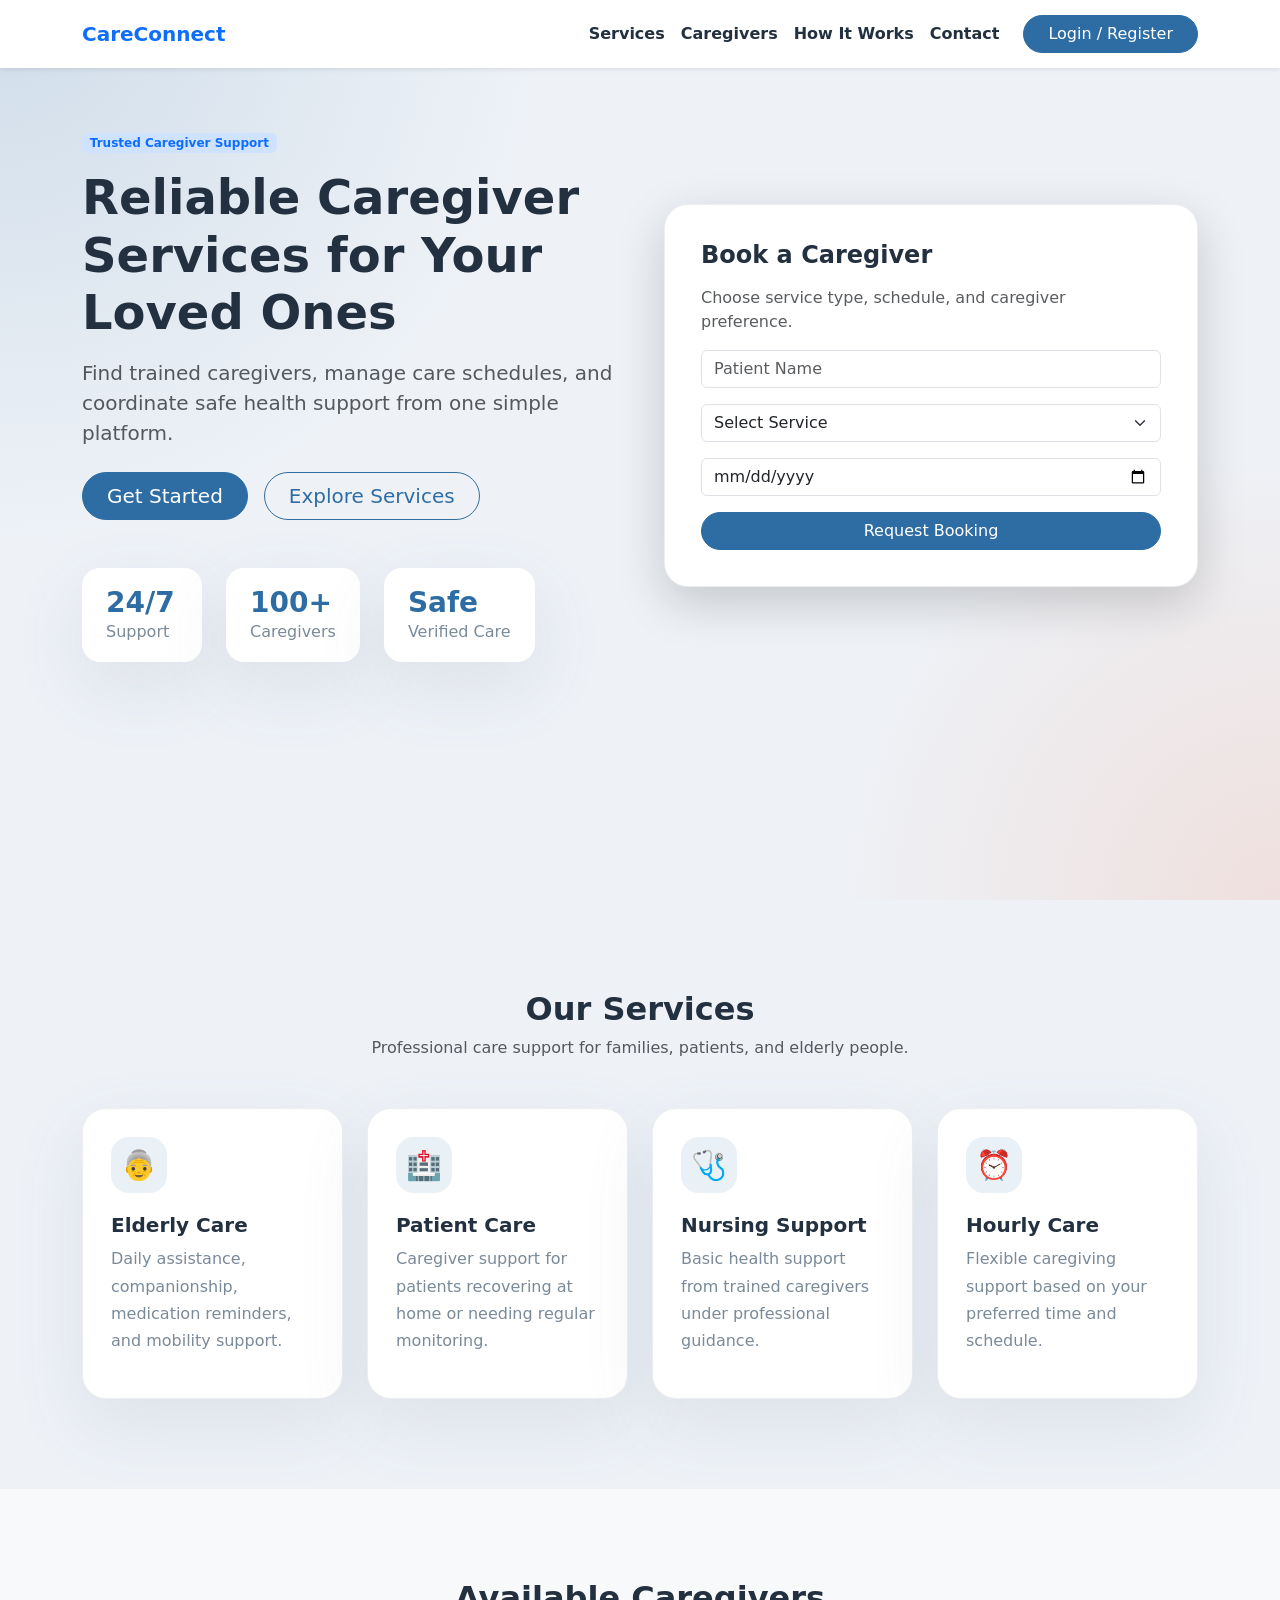
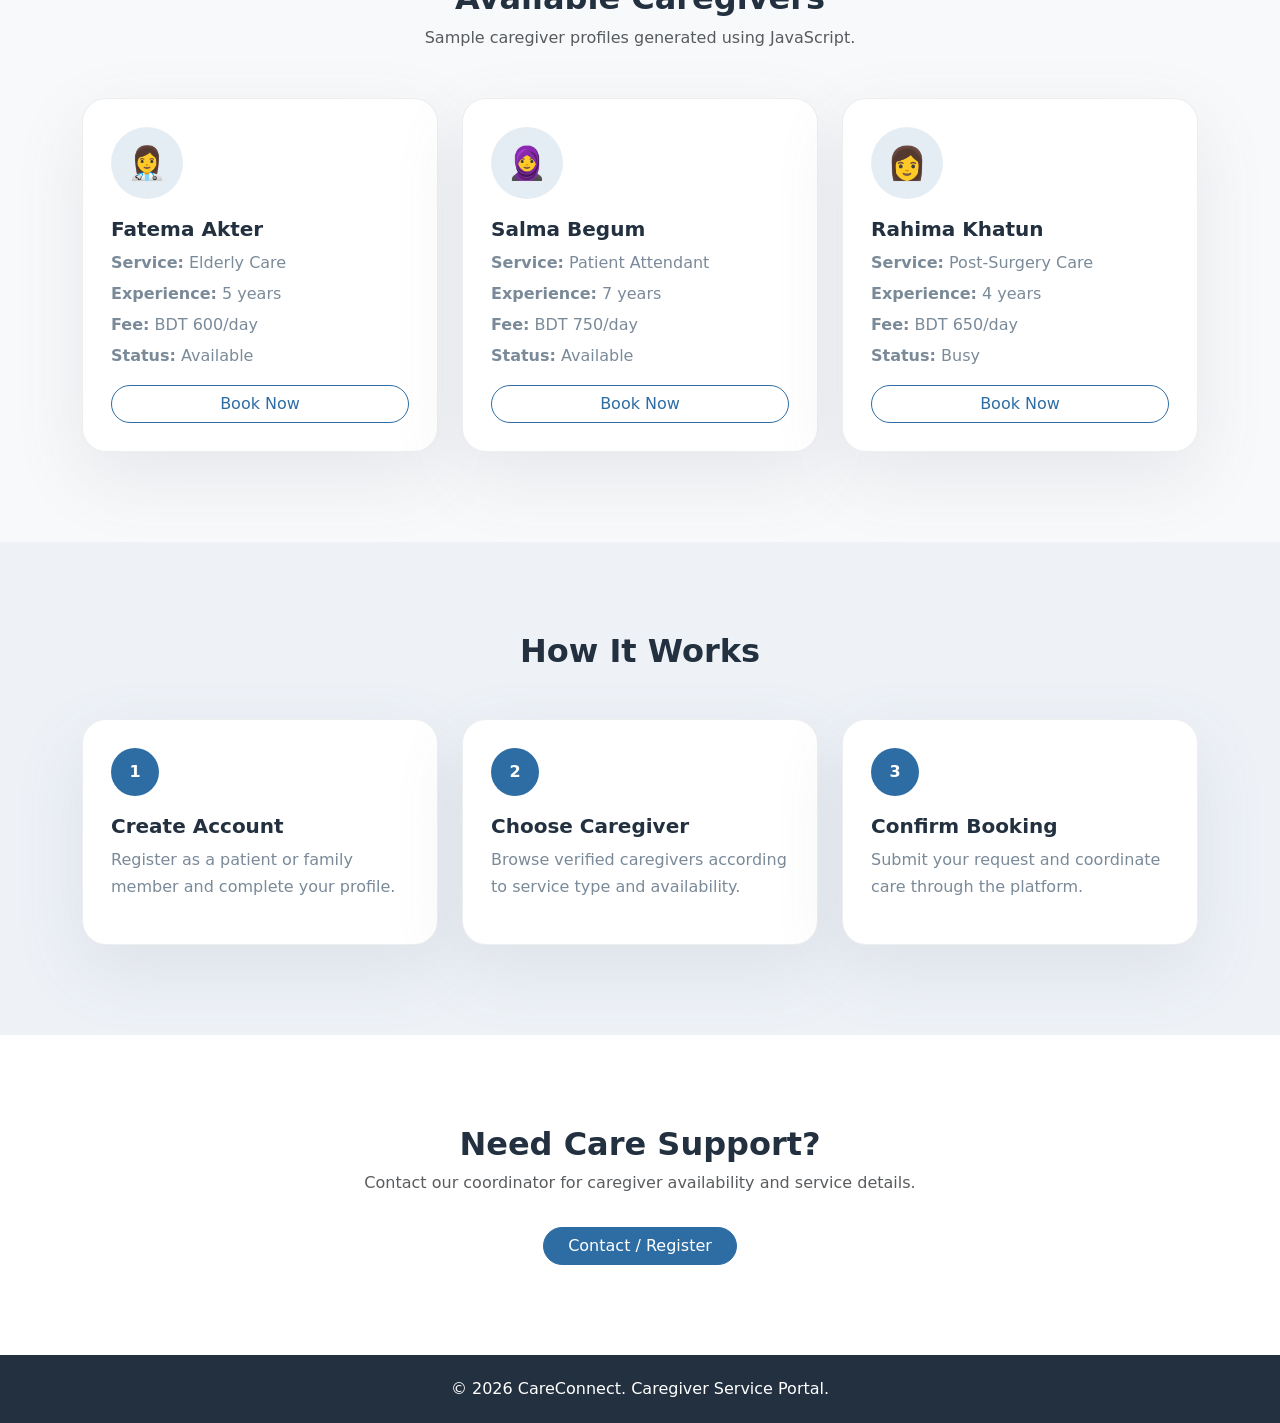
<file: index.html>
<!DOCTYPE html>
<html lang="en">
<head>
  <meta charset="UTF-8" />
  <meta name="viewport" content="width=device-width, initial-scale=1.0" />
  <title>CareConnect | Caregiver Service Portal</title>

  <link href="https://cdn.jsdelivr.net/npm/bootstrap@5.3.3/dist/css/bootstrap.min.css" rel="stylesheet">
  <link rel="stylesheet" href="style.css" />
</head>

<body>

  <nav class="navbar navbar-expand-lg bg-white shadow-sm fixed-top">
    <div class="container">
      <a class="navbar-brand fw-bold text-primary" href="#">CareConnect</a>

      <button class="navbar-toggler" type="button" data-bs-toggle="collapse" data-bs-target="#mainNavbar">
        <span class="navbar-toggler-icon"></span>
      </button>

      <div class="collapse navbar-collapse" id="mainNavbar">
        <ul class="navbar-nav ms-auto mb-2 mb-lg-0 align-items-lg-center">
          <li class="nav-item"><a class="nav-link" href="#services">Services</a></li>
          <li class="nav-item"><a class="nav-link" href="#caregivers">Caregivers</a></li>
          <li class="nav-item"><a class="nav-link" href="#how">How It Works</a></li>
          <li class="nav-item"><a class="nav-link" href="#contact">Contact</a></li>
          <li class="nav-item ms-lg-3">
            <a class="btn btn-primary rounded-pill px-4" href="login.html">Login / Register</a>
          </li>
        </ul>
      </div>
    </div>
  </nav>

  <header class="hero-section">
    <div class="container">
      <div class="row align-items-center g-5">
        <div class="col-lg-6">
          <span class="badge bg-primary-subtle text-primary mb-3">Trusted Caregiver Support</span>
          <h1 class="display-5 fw-bold">
            Reliable Caregiver Services for Your Loved Ones
          </h1>
          <p class="lead text-muted mt-3">
            Find trained caregivers, manage care schedules, and coordinate safe health support from one simple platform.
          </p>

          <div class="d-flex flex-wrap gap-3 mt-4">
            <a href="login.html" class="btn btn-primary btn-lg rounded-pill px-4">Get Started</a>
            <a href="#services" class="btn btn-outline-primary btn-lg rounded-pill px-4">Explore Services</a>
          </div>

          <div class="hero-stats mt-5">
            <div>
              <h3>24/7</h3>
              <p>Support</p>
            </div>
            <div>
              <h3>100+</h3>
              <p>Caregivers</p>
            </div>
            <div>
              <h3>Safe</h3>
              <p>Verified Care</p>
            </div>
          </div>
        </div>

        <div class="col-lg-6">
          <div class="hero-card shadow-lg">
            <h4 class="fw-bold mb-3">Book a Caregiver</h4>
            <p class="text-muted">Choose service type, schedule, and caregiver preference.</p>

            <form id="quickBookingForm">
              <input type="text" class="form-control mb-3" placeholder="Patient Name" required>
              <select class="form-select mb-3" required>
                <option value="">Select Service</option>
                <option>Elderly Care</option>
                <option>Post-Surgery Care</option>
                <option>Patient Attendant</option>
                <option>Home Nursing Support</option>
              </select>
              <input type="date" class="form-control mb-3" required>
              <button class="btn btn-primary w-100 rounded-pill" type="submit">Request Booking</button>
            </form>
          </div>
        </div>
      </div>
    </div>
  </header>

  <section id="services" class="section-padding">
    <div class="container">
      <div class="text-center mb-5">
        <h2 class="fw-bold">Our Services</h2>
        <p class="text-muted">Professional care support for families, patients, and elderly people.</p>
      </div>

      <div class="row g-4">
        <div class="col-md-6 col-lg-3">
          <div class="service-card">
            <div class="icon-box">👵</div>
            <h5>Elderly Care</h5>
            <p>Daily assistance, companionship, medication reminders, and mobility support.</p>
          </div>
        </div>

        <div class="col-md-6 col-lg-3">
          <div class="service-card">
            <div class="icon-box">🏥</div>
            <h5>Patient Care</h5>
            <p>Caregiver support for patients recovering at home or needing regular monitoring.</p>
          </div>
        </div>

        <div class="col-md-6 col-lg-3">
          <div class="service-card">
            <div class="icon-box">🩺</div>
            <h5>Nursing Support</h5>
            <p>Basic health support from trained caregivers under professional guidance.</p>
          </div>
        </div>

        <div class="col-md-6 col-lg-3">
          <div class="service-card">
            <div class="icon-box">⏰</div>
            <h5>Hourly Care</h5>
            <p>Flexible caregiving support based on your preferred time and schedule.</p>
          </div>
        </div>
      </div>
    </div>
  </section>

  <section id="caregivers" class="section-padding bg-light">
    <div class="container">
      <div class="text-center mb-5">
        <h2 class="fw-bold">Available Caregivers</h2>
        <p class="text-muted">Sample caregiver profiles generated using JavaScript.</p>
      </div>

      <div class="row g-4" id="caregiverList"></div>
    </div>
  </section>

  <section id="how" class="section-padding">
    <div class="container">
      <div class="text-center mb-5">
        <h2 class="fw-bold">How It Works</h2>
      </div>

      <div class="row g-4">
        <div class="col-md-4">
          <div class="step-card">
            <span>1</span>
            <h5>Create Account</h5>
            <p>Register as a patient or family member and complete your profile.</p>
          </div>
        </div>

        <div class="col-md-4">
          <div class="step-card">
            <span>2</span>
            <h5>Choose Caregiver</h5>
            <p>Browse verified caregivers according to service type and availability.</p>
          </div>
        </div>

        <div class="col-md-4">
          <div class="step-card">
            <span>3</span>
            <h5>Confirm Booking</h5>
            <p>Submit your request and coordinate care through the platform.</p>
          </div>
        </div>
      </div>
    </div>
  </section>

  <section id="contact" class="section-padding contact-section">
    <div class="container text-center">
      <h2 class="fw-bold">Need Care Support?</h2>
      <p class="text-muted">Contact our coordinator for caregiver availability and service details.</p>
      <a href="login.html" class="btn btn-primary rounded-pill px-4 mt-3">Contact / Register</a>
    </div>
  </section>

  <footer class="footer">
    <p>© 2026 CareConnect. Caregiver Service Portal.</p>
  </footer>

  <script src="https://cdn.jsdelivr.net/npm/bootstrap@5.3.3/dist/js/bootstrap.bundle.min.js"></script>
  <script src="script.js"></script>
</body>
</html>
</file>
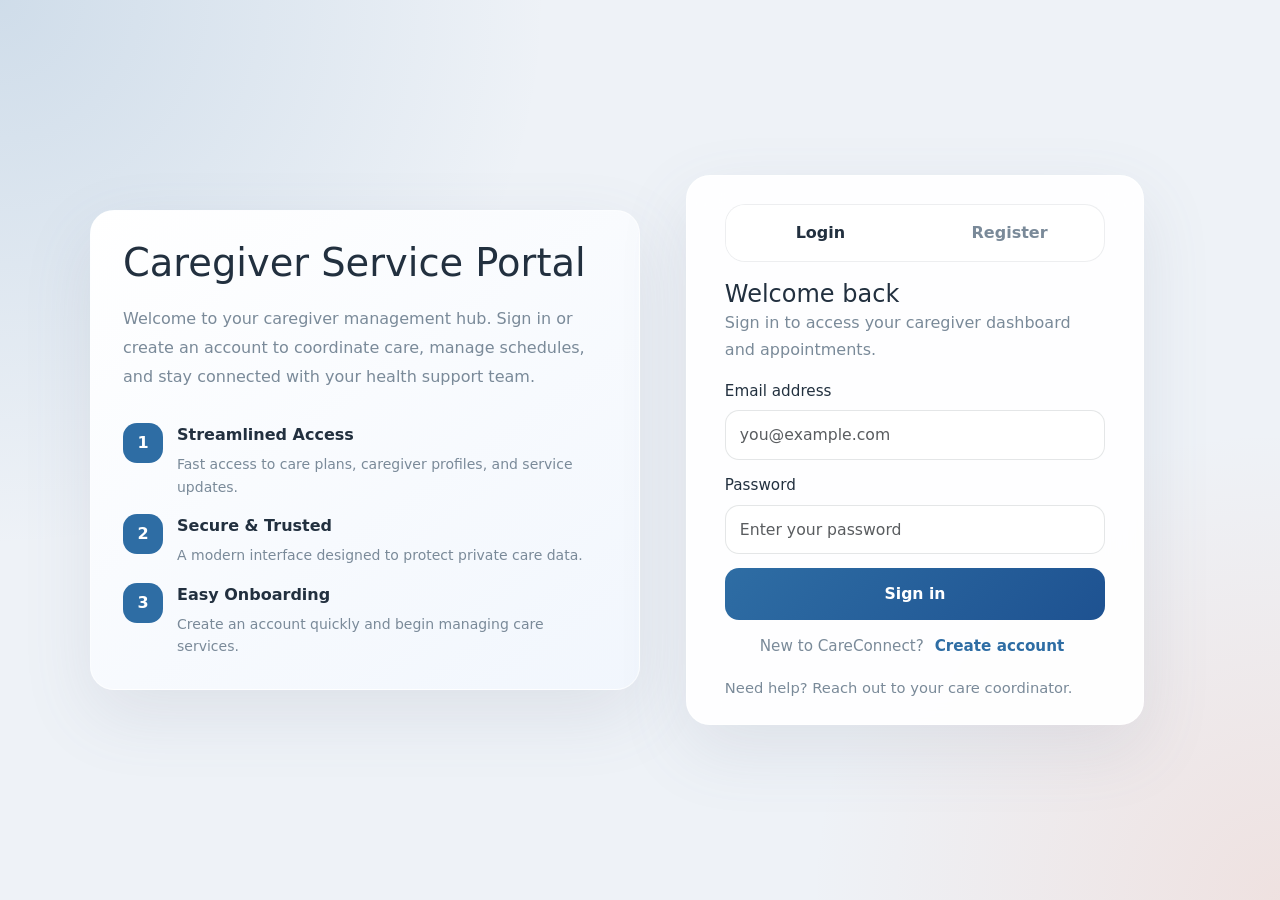
<file: login.html>
<!DOCTYPE html>
<html lang="en">
<head>
  <meta charset="UTF-8" />
  <meta name="viewport" content="width=device-width, initial-scale=1.0" />

  <title>CareConnect | Login & Register</title>

  <link href="https://cdn.jsdelivr.net/npm/bootstrap@5.3.3/dist/css/bootstrap.min.css" rel="stylesheet">
  <link rel="stylesheet" href="auth.css" />
</head>

<body>
  <div class="container py-5">
    <div class="row gx-4 gy-4 align-items-center justify-content-center">

      <section class="hero col-12 col-lg-6">
        <h1>Caregiver Service Portal</h1>
        <p>
          Welcome to your caregiver management hub. Sign in or create an account
          to coordinate care, manage schedules, and stay connected with your health support team.
        </p>

        <div class="features">
          <div class="feature-item">
            <span>1</span>
            <div>
              <strong>Streamlined Access</strong>
              <small>Fast access to care plans, caregiver profiles, and service updates.</small>
            </div>
          </div>

          <div class="feature-item">
            <span>2</span>
            <div>
              <strong>Secure & Trusted</strong>
              <small>A modern interface designed to protect private care data.</small>
            </div>
          </div>

          <div class="feature-item">
            <span>3</span>
            <div>
              <strong>Easy Onboarding</strong>
              <small>Create an account quickly and begin managing care services.</small>
            </div>
          </div>
        </div>
      </section>

      <article class="form-card col-12 col-md-10 col-lg-5 mx-auto">
        <div class="form-pane">

          <div class="tab-header">
            <button class="tab-button active" type="button" data-tab="login">Login</button>
            <button class="tab-button" type="button" data-tab="register">Register</button>
          </div>

          <div id="login" class="tab-content">
            <h2 class="form-title">Welcome back</h2>
            <p class="form-description">Sign in to access your caregiver dashboard and appointments.</p>

            <form class="field-group">
              <label>
                Email address
                <input class="form-control" type="email" placeholder="you@example.com" required />
              </label>

              <label>
                Password
                <input class="form-control" type="password" placeholder="Enter your password" required />
              </label>

              <button type="submit" class="btn button-primary">Sign in</button>

              <p class="option-text">
                New to CareConnect?
                <button type="button" data-tab="register">Create account</button>
              </p>
            </form>

            <div class="helper-text">
              Need help? Reach out to your care coordinator.
            </div>
          </div>

          <div id="register" class="tab-content" hidden>
            <h2 class="form-title">Create your account</h2>
            <p class="form-description">Register to manage caregiver services and care coordination.</p>

            <form class="field-group">
              <div class="field-row">
                <label>
                  Full name
                  <input class="form-control" type="text" placeholder="Jane Doe" required />
                </label>

                <label>
                  Phone number
                  <input class="form-control" type="tel" placeholder="01XXXXXXXXX" required />
                </label>
              </div>

              <label>
                Email address
                <input class="form-control" type="email" placeholder="you@example.com" required />
              </label>

              <label>
                Password
                <input class="form-control" type="password" placeholder="Create password" required />
              </label>

              <label>
                Confirm password
                <input class="form-control" type="password" placeholder="Confirm password" required />
              </label>

              <button type="submit" class="btn button-primary">Create account</button>

              <p class="option-text">
                Already registered?
                <button type="button" data-tab="login">Sign in</button>
              </p>
            </form>
          </div>

        </div>
      </article>
    </div>
  </div>

  <script>
    const tabButtons = document.querySelectorAll(".tab-button");
    const tabContents = document.querySelectorAll(".tab-content");

    function switchTab(tabName) {
      tabButtons.forEach((button) => {
        const isActive = button.dataset.tab === tabName;
        button.classList.toggle("active", isActive);
      });

      tabContents.forEach((content) => {
        content.hidden = content.id !== tabName;
      });
    }

    document.querySelectorAll("[data-tab]").forEach((button) => {
      button.addEventListener("click", () => {
        switchTab(button.dataset.tab);
      });
    });
  </script>
</body>
</html>
</file>
<file: style.css>
:root {
  --primary: #2e6da4;
  --primary-dark: #1e5291;
  --accent: #f28b6a;
  --bg: #eef2f7;
  --text: #22303f;
  --muted: #7a8a99;
  --white: #ffffff;
  --radius: 24px;
  --shadow: 0 25px 70px rgba(99, 110, 130, 0.12);
}

* {
  box-sizing: border-box;
}

body {
  margin: 0;
  font-family: Inter, system-ui, -apple-system, BlinkMacSystemFont, "Segoe UI", sans-serif;
  color: var(--text);
  background: var(--bg);
}

.navbar {
  padding: 14px 0;
}

.nav-link {
  font-weight: 600;
  color: var(--text);
}

.nav-link:hover {
  color: var(--primary);
}

.hero-section {
  min-height: 100vh;
  padding: 130px 0 80px;
  background:
    radial-gradient(circle at top left, rgba(46, 109, 164, 0.16), transparent 35%),
    radial-gradient(circle at bottom right, rgba(242, 139, 106, 0.18), transparent 30%),
    var(--bg);
}

.hero-card {
  background: var(--white);
  border-radius: var(--radius);
  padding: 36px;
  border: 1px solid rgba(34, 48, 63, 0.08);
}

.hero-stats {
  display: flex;
  gap: 24px;
  flex-wrap: wrap;
}

.hero-stats div {
  background: var(--white);
  padding: 18px 24px;
  border-radius: 18px;
  min-width: 120px;
  box-shadow: var(--shadow);
}

.hero-stats h3 {
  color: var(--primary);
  font-weight: 800;
  margin: 0;
}

.hero-stats p {
  margin: 0;
  color: var(--muted);
}

.section-padding {
  padding: 90px 0;
}

.service-card,
.step-card,
.caregiver-card {
  background: var(--white);
  border-radius: var(--radius);
  padding: 28px;
  height: 100%;
  box-shadow: var(--shadow);
  border: 1px solid rgba(34, 48, 63, 0.08);
  transition: 0.25s ease;
}

.service-card:hover,
.step-card:hover,
.caregiver-card:hover {
  transform: translateY(-6px);
}

.icon-box {
  width: 56px;
  height: 56px;
  display: grid;
  place-items: center;
  border-radius: 18px;
  background: rgba(46, 109, 164, 0.1);
  font-size: 1.8rem;
  margin-bottom: 20px;
}

.service-card h5,
.step-card h5,
.caregiver-card h5 {
  font-weight: 800;
}

.service-card p,
.step-card p,
.caregiver-card p {
  color: var(--muted);
  line-height: 1.7;
}

.step-card span {
  width: 48px;
  height: 48px;
  border-radius: 50%;
  display: grid;
  place-items: center;
  background: var(--primary);
  color: white;
  font-weight: 800;
  margin-bottom: 18px;
}

.caregiver-img {
  width: 72px;
  height: 72px;
  border-radius: 50%;
  background: rgba(46, 109, 164, 0.12);
  display: grid;
  place-items: center;
  font-size: 2rem;
  margin-bottom: 18px;
}

.contact-section {
  background: white;
}

.footer {
  background: #22303f;
  color: white;
  text-align: center;
  padding: 22px;
}

.footer p {
  margin: 0;
}

.btn-primary {
  background: var(--primary);
  border-color: var(--primary);
}

.btn-primary:hover {
  background: var(--primary-dark);
  border-color: var(--primary-dark);
}

.btn-outline-primary {
  color: var(--primary);
  border-color: var(--primary);
}

.btn-outline-primary:hover {
  background: var(--primary);
  border-color: var(--primary);
}

@media (max-width: 768px) {
  .hero-section {
    padding-top: 110px;
  }

  .hero-stats {
    flex-direction: column;
  }
}
</file>
<file: auth.css>
:root {
  --bg: #eef2f7;
  --surface: #ffffff;
  --surface-soft: rgba(255, 255, 255, 0.92);
  --primary: #2e6da4;
  --primary-soft: #aed3f0;
  --accent: #f28b6a;
  --accent-soft: #fde7e1;
  --text: #22303f;
  --muted: #7a8a99;
  --radius: 24px;
  --shadow: 0 25px 70px rgba(99, 110, 130, 0.12);
}

* {
  box-sizing: border-box;
}

body {
  margin: 0;
  min-height: 100vh;
  background:
    radial-gradient(circle at top left, rgba(46, 109, 164, 0.16), transparent 35%),
    radial-gradient(circle at bottom right, rgba(242, 139, 106, 0.16), transparent 30%),
    var(--bg);
  color: var(--text);
  display: grid;
  place-items: center;
  padding: 24px;
  font-family: Inter, system-ui, -apple-system, BlinkMacSystemFont, "Segoe UI", sans-serif;
}

.container {
  max-width: 1100px;
}

.hero {
  padding: 32px;
  border-radius: var(--radius);
  background: linear-gradient(145deg, rgba(255, 255, 255, 0.98), rgba(241, 246, 253, 0.98));
  box-shadow: var(--shadow);
  border: 1px solid rgba(255, 255, 255, 0.7);
}

.hero h1 {
  margin: 0;
  font-size: clamp(2rem, 3vw, 3.2rem);
  line-height: 1.05;
}

.hero p {
  margin: 22px 0 0;
  color: var(--muted);
  font-size: 1rem;
  line-height: 1.8;
}

.features {
  margin-top: 32px;
  display: grid;
  gap: 16px;
}

.feature-item {
  display: flex;
  gap: 14px;
  align-items: flex-start;
}

.feature-item span {
  min-width: 40px;
  min-height: 40px;
  display: grid;
  place-items: center;
  color: #fff;
  background: var(--primary);
  border-radius: 14px;
  font-weight: 700;
}

.feature-item div {
  display: grid;
  gap: 6px;
}

.feature-item small {
  color: var(--muted);
  line-height: 1.6;
}

.form-card {
  max-width: 560px;
  background: var(--surface-soft);
  border-radius: var(--radius);
  box-shadow: var(--shadow);
  overflow: hidden;
  backdrop-filter: blur(16px);
  border: 1px solid rgba(255, 255, 255, 0.76);
}

.form-pane {
  padding: 28px 26px 24px;
  display: grid;
  gap: 18px;
}

.tab-header {
  display: grid;
  grid-template-columns: repeat(2, 1fr);
  border-radius: 20px;
  overflow: hidden;
  background: rgba(255, 255, 255, 0.48);
  border: 1px solid rgba(34, 48, 63, 0.08);
}

.tab-button {
  padding: 16px 0;
  text-align: center;
  font-weight: 700;
  cursor: pointer;
  color: var(--muted);
  border: none;
  background: transparent;
}

.tab-button.active {
  color: var(--text);
  background: rgba(255, 255, 255, 0.95);
}

.form-title {
  margin: 0;
  font-size: 1.5rem;
}

.form-description {
  margin: 0 0 16px;
  color: var(--muted);
  line-height: 1.7;
}

.field-group {
  display: grid;
  gap: 14px;
}

.field-group label {
  display: grid;
  gap: 8px;
  font-size: 0.95rem;
}

.form-control {
  width: 100%;
  padding: 12px 14px;
  border-radius: 14px;
  border: 1px solid rgba(34, 48, 63, 0.12);
  background: #fff;
  color: var(--text);
  font-size: 0.98rem;
}

.form-control:focus {
  border-color: rgba(46, 109, 164, 0.4);
  box-shadow: 0 0 0 4px rgba(46, 109, 164, 0.08);
}

.field-row {
  display: grid;
  gap: 12px;
  grid-template-columns: repeat(2, 1fr);
}

.button-primary {
  width: 100%;
  border: none;
  padding: 14px 18px;
  border-radius: 14px;
  background: linear-gradient(135deg, var(--primary), #1e5291);
  color: #fff;
  font-size: 0.98rem;
  font-weight: 700;
}

.option-text {
  text-align: center;
  color: var(--muted);
  font-size: 0.95rem;
}

.option-text button {
  border: none;
  background: none;
  color: var(--primary);
  font-weight: 700;
  cursor: pointer;
}

.helper-text {
  font-size: 0.92rem;
  color: var(--muted);
  line-height: 1.7;
}

@media (max-width: 640px) {
  .form-pane {
    padding: 28px 24px 24px;
  }

  .field-row {
    grid-template-columns: 1fr;
  }
}
</file>
